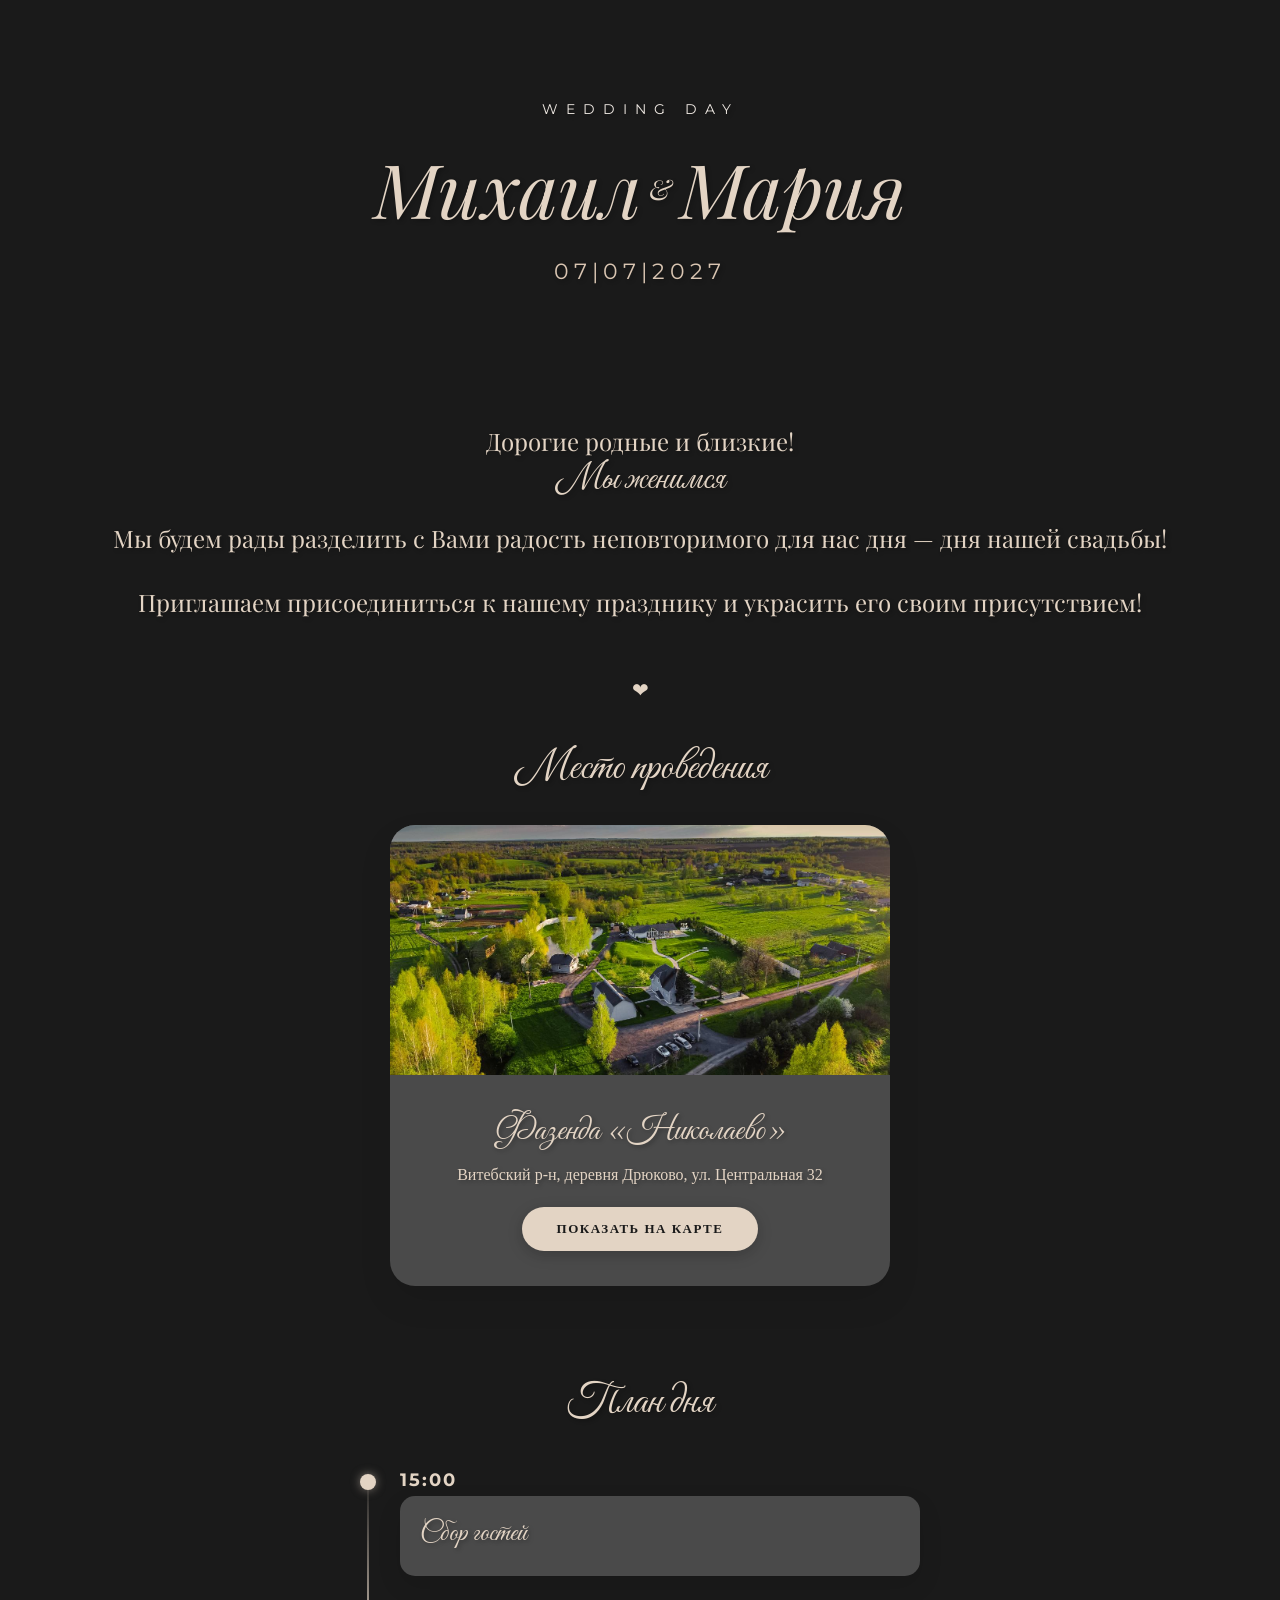
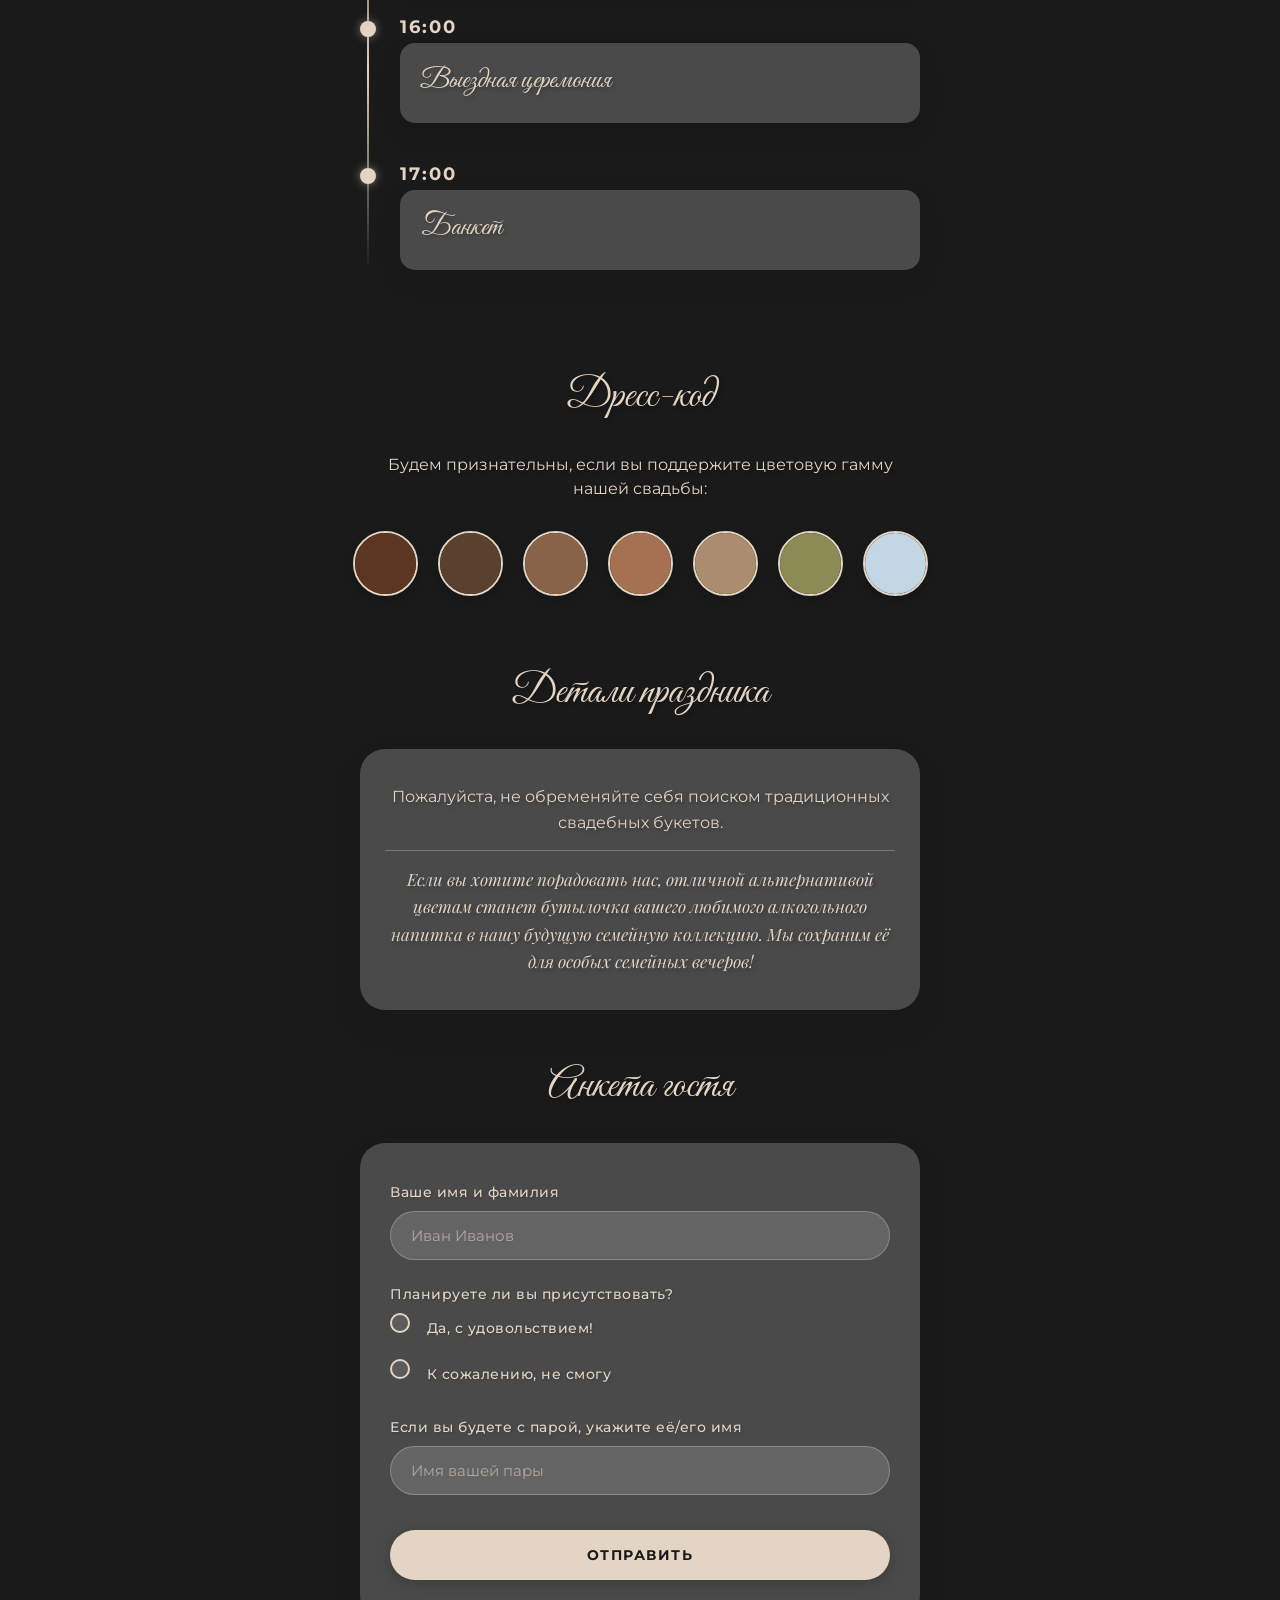
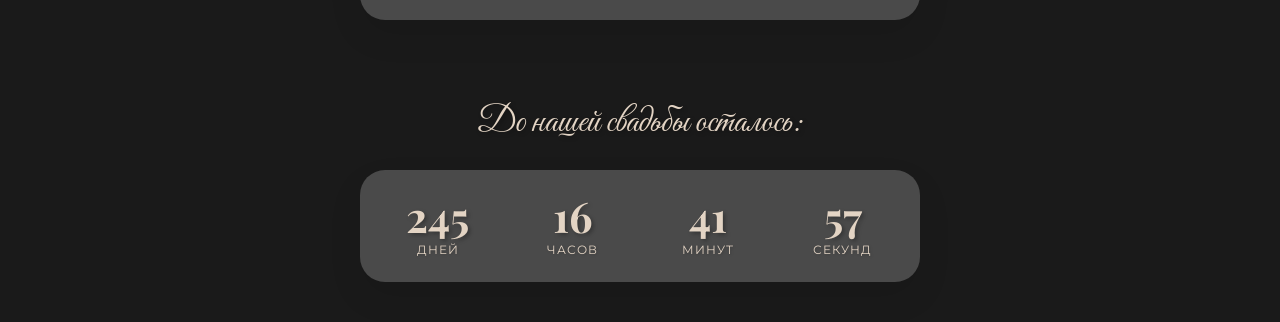
<file: index.html>
<!DOCTYPE html>
<html lang="ru">

<head>
    <meta charset="UTF-8">
    <meta name="viewport" content="width=device-width, initial-scale=1.0">
    <title>🕊️ Wedding day</title>
    <!-- Красивый заголовок ссылки в мессенджере -->
    <meta property="og:title" content="Михаил & Мария — Приглашение на свадьбу 07.07.2027">
    <!-- Маленькое описание под заголовком -->
    <meta property="og:description"
        content="Дорогие родные и близкие! Будем рады видеть вас на нашем празднике. Подробности внутри!">
    <!-- Ссылка на картинку-превью (которую увидят друзья перед кликом) -->
    <meta property="og:image" content="https://github.io">
    <!-- Тип страницы -->
    <meta property="og:type" content="website">
    <link rel="preconnect" href="https://fonts.googleapis.com">
    <link rel="preconnect" href="https://fonts.gstatic.com" crossorigin>
    <link
        href="https://fonts.googleapis.com/css2?family=Great+Vibes&family=Montserrat:ital,wght@0,100..900;1,100..900&family=Playfair+Display:ital,wght@0,400..900;1,400..900&display=swap"
        rel="stylesheet">
    <link rel="stylesheet" href="reset.css">
    <link rel="stylesheet" href="style.css">
</head>

<body>
    <div class="video-background">
        <video playsinline autoplay muted loop id="myVideo">
            <source src="video/video1.mp4" type="video/mp4">
        </video>
    </div>

    <header>
        <div class="wedding-card">
            <p class="subtitle">Wedding Day</p>
            <h1>
                <span>Михаил</span>
                <span class="divider">&</span>
                <span>Мария</span>
            </h1>
            <p class="date">07|07|2027</p>
        </div>
    </header>


    <div class="invitation">
        <p>Дорогие родные и близкие!</p>
        <p class="highlight">Мы женимся</p>
        <p>
            Мы будем рады разделить с&nbsp;Вами радость неповторимого для&nbsp;нас дня&nbsp;— дня&nbsp;нашей свадьбы!
            <br><br> <!-- Оставляем один логический разрыв -->
            Приглашаем присоединиться к&nbsp;нашему празднику и&nbsp;украсить его своим присутствием!
        </p>
    </div>

    <div class="heart-separator">
        <span class="heart">&#10084;&#65038;</span>
    </div>

    <section class="venue reveal">
        <h2>Место проведения</h2>

        <div class="venue-content">
            <img src="img/Fazenda.jpg" alt="Ресторан" class="venue-image">

            <div class="venue-info">
                <h3>Фазенда «Николаево»</h3>
                <p class="address">Витебский р-н, деревня Дрюково, ул. Центральная 32</p>

                <!-- Ссылка на карту -->
                <a href="https://maps.app.goo.gl/epTDJRxE2tfqiDem6" target="_blank" class="map-button">
                    Показать на карте
                </a>
            </div>
        </div>
    </section>

    <section class="timeline reveal">
        <h2>План дня</h2>
        <div class="timeline-container">

            <div class="timeline-item">
                <div class="timeline-dot"></div>
                <div class="timeline-time">15:00</div>
                <div class="timeline-content">
                    <h3>Сбор гостей</h3>
                </div>
            </div>

            <div class="timeline-item">
                <div class="timeline-dot"></div>
                <div class="timeline-time">16:00</div>
                <div class="timeline-content">
                    <h3>Выездная церемония</h3>
                </div>
            </div>

            <div class="timeline-item">
                <div class="timeline-dot"></div>
                <div class="timeline-time">17:00</div>
                <div class="timeline-content">
                    <h3>Банкет</h3>
                </div>
            </div>

        </div>
    </section>

    <section class="dress-code reveal">
        <h2>Дресс-код</h2>
        <p>Будем признательны, если вы поддержите цветовую гамму нашей свадьбы:</p>

        <div class="color-slider">
            <!-- Генерируем N кружков -->
            <div class="color-item"><img src="img/Color1.jpg" alt="Цвет 2"></div>
            <div class="color-item"><img src="img/Color2.jpg" alt="Цвет 2"></div>
            <div class="color-item"><img src="img/Color3.jpg" alt="Цвет 3"></div>
            <div class="color-item"><img src="img/Color4.jpg" alt="Цвет 4"></div>
            <div class="color-item"><img src="img/Color5.jpg" alt="Цвет 5"></div>
            <div class="color-item"><img src="img/Color6.jpg" alt="Цвет 6"></div>
            <div class="color-item"><img src="img/Color7.jpg" alt="Цвет 7"></div>
        </div>
    </section>

    <section class="details reveal">
        <h2>Детали праздника</h2>

        <div class="details-content">
            <p class="details-text">
                Пожалуйста, не обременяйте себя поиском традиционных свадебных букетов.
            </p>
            <p class="details-text highlight-detail">
                Если вы хотите порадовать нас, отличной альтернативой цветам станет бутылочка вашего любимого
                алкогольного
                напитка в нашу будущую семейную коллекцию. Мы сохраним её для особых семейных вечеров!
            </p>
        </div>
    </section>

    <section class="rsvp reveal">
        <h2>Анкета гостя</h2>

        <div class="rsvp-container">
            <!-- Сама форма (Замените YOUR_FORM_ID на ваш ID из Formspree) -->
        <form class="rsvp-form" id="weddingForm">

                <div class="form-group">
                    <label for="guest-name">Ваше имя и фамилия</label>
                    <input type="text" id="guest-name" name="Имя_Фамилия" placeholder="Иван Иванов" required>
                </div>

                <div class="form-group">
                    <label>Планируете ли вы присутствовать?</label>
                    <div class="radio-group">
                        <label class="radio-label">
                            <input type="radio" name="Присутствие" value="Да, с удовольствием!" required>
                            <span class="custom-radio"></span>
                            Да, с удовольствием!
                        </label>
                        <label class="radio-label">
                            <input type="radio" name="Присутствие" value="К сожалению, не смогу" required>
                            <span class="custom-radio"></span>
                            К сожалению, не смогу
                        </label>
                    </div>
                </div>

                <div class="form-group">
                    <label for="couple-name">Если вы будете с парой, укажите её/его имя</label>
                    <input type="text" id="couple-name" name="Имя_пары" placeholder="Имя вашей пары">
                </div>

                <button type="submit" class="submit-button" id="submitBtn">Отправить</button>
            </form>

            <!-- Новый скрытый блок благодарности в общем стиле сайта -->
            <div class="rsvp-success" id="successMessage">
                <p class="success-title">Спасибо за ваш ответ!</p>
                <p class="success-text" id="successCustomText">Мы очень рады и с нетерпением ждем встречи с вами!</p>
            </div>
        </div>
    </section>

    <section class="countdown-section reveal">
        <h2>До нашей свадьбы осталось:</h2>
        <div class="countdown-container">
            <div class="countdown-item">
                <span class="countdown-number" id="days">00</span>
                <span class="countdown-label">дней</span>
            </div>
            <div class="countdown-item">
                <span class="countdown-number" id="hours">00</span>
                <span class="countdown-label">часов</span>
            </div>
            <div class="countdown-item">
                <span class="countdown-number" id="minutes">00</span>
                <span class="countdown-label">минут</span>
            </div>
            <div class="countdown-item">
                <span class="countdown-number" id="seconds">00</span>
                <span class="countdown-label">секунд</span>
            </div>
        </div>
    </section>

    <script src="script.js"></script>
</body>

</html>
</file>
<file: style.css>
/* ==========================================================================
   1. ОБЩИЕ СТИЛИ И ЗАДНИЙ ФОН (ФИКС СЛОЕВ И СКРЫТИЕ СКРОЛЛБАРА)
   ========================================================================== */
* {
    box-sizing: border-box;
    margin: 0;
    padding: 0;
}

html,
body {
    margin: 0;
    padding: 0;
    width: 100%;
    overflow-x: hidden; /* Полностью блокирует боковой горизонтальный скролл */
    
    /* ИСПРАВЛЕНО: Полное скрытие полосы прокрутки справа с сохранением возможности листать сайт */
    scrollbar-width: none; /* Скрывает скроллбар в Firefox */
    -ms-overflow-style: none; /* Скрывает скроллбар в Internet Explorer и Edge */
    
    -webkit-transform: translate3d(0, 0, 0);
    transform: translate3d(0, 0, 0);
}

/* Скрывает скроллбар в Chrome, Safari и Opera */
html::-webkit-scrollbar,
body::-webkit-scrollbar {
    display: none;
}

.video-background {
    background-color: #1a1a1a;
    position: fixed;
    top: 0;
    left: 0;
    width: 100%;
    height: 100%;
    z-index: -1000;
    overflow: hidden;
    pointer-events: none;
    -webkit-transform: translate3d(0, 0, 0);
    transform: translate3d(0, 0, 0);
    -webkit-backface-visibility: hidden;
    backface-visibility: hidden;
}

#myVideo {
    position: absolute;
    top: 50%;
    left: 50%;
    min-width: 100%;
    min-height: 100%;
    width: auto;
    height: auto;
    object-fit: cover;
    z-index: -1000;
    -webkit-transform: translate(-50%, -50%) translate3d(0, 0, 0);
    transform: translate(-50%, -50%) translate3d(0, 0, 0);
}

/* ==========================================================================
   2. СВАДЕБНАЯ КАРТОЧКА (HEADER) И АНИМАЦИИ
   ========================================================================== */
.wedding-card {
    text-align: center;
    padding: 100px 20px;
    background: transparent;
    width: 100%;
    overflow: hidden;
}

.subtitle,
h1,
.date {
    opacity: 0;
    color: #D9C5B2;
    animation-fill-mode: forwards !important;
    text-shadow: 2px 2px 4px rgba(0, 0, 0, 0.3);
}

.subtitle {
    font-family: 'Montserrat', sans-serif;
    text-transform: uppercase;
    letter-spacing: 8px;
    font-size: 14px;
    color: #ede7e1;
    animation: slideDown 1.5s ease-out 0.2s;
}

h1 {
    font-family: 'Playfair Display', serif;
    /* ИСПРАВЛЕНО: Увеличили минимальный порог до 28px и коэффициент до 7vw. 
       Теперь на iPhone 14 имена станут крупными, заметными и займут всё красивое пространство до краев */
    font-size: clamp(28px, 7vw, 75px); 
    font-weight: 400;
    font-style: italic;
    margin: 20px 0;
    color: #E3D4C4;
    animation: fadeInFocus 2.5s ease-in-out 0.7s;
    
    display: flex;
    justify-content: center;
    align-items: center;
    flex-wrap: nowrap; /* Строгий запрет на перенос строки */
    width: 100%;
    max-width: 100%;
}

/* Заставляем текстовые контейнеры внутри h1 никогда не рваться */
h1 span {
    white-space: nowrap;
    display: inline-block;
}

h1 .divider {
    color: #E3D4C4;
    /* Амперсанд (&) тоже пропорционально подрос для баланса с крупными именами */
    font-size: clamp(20px, 5vw, 28px); 
    font-style: italic;
    margin: 0 8px; 
    flex-shrink: 0;
}

.date {
    font-family: 'Montserrat', sans-serif;
    font-size: 22px;
    letter-spacing: 5px;
    animation: slideUp 1.5s ease-out 1.5s;
}

@keyframes slideDown {
    0% { opacity: 0; transform: translateY(-40px); }
    100% { opacity: 1; transform: translateY(0); }
}

@keyframes slideUp {
    0% { opacity: 0; transform: translateY(40px); }
    100% { opacity: 1; transform: translateY(0); }
}

@keyframes fadeInFocus {
    0% { opacity: 0; filter: blur(15px); transform: scale(0.9); color: #B2A290; }
    100% { opacity: 1; filter: blur(0); transform: scale(1); color: #E3D4C4; }
}

/* ==========================================================================
   3. ПРИГЛАШЕНИЕ И РАЗДЕЛИТЕЛИ
   ========================================================================== */
.invitation {
    font-family: 'Playfair Display', serif;
    text-shadow: 2px 2px 4px rgba(0, 0, 0, 0.3);
    padding: 20px 0;
    color: #E3D4C4;
    text-align: center;
    font-size: 24px;
    opacity: 0;
    margin: 20px auto;
    max-width: 90%;
    transform: translateY(30px);
    transition: all 1.2s ease-out;
}

.invitation.show {
    opacity: 1;
    transform: translateY(0);
}

.highlight {
    font-family: "Great Vibes", cursive;
    font-size: 36px;
    margin-bottom: 20px;
}

.heart-separator {
    display: flex;
    align-items: center;
    justify-content: center;
    margin: 40px auto;
    max-width: 300px;
    opacity: 0;
    transform: translateY(30px);
    transition: all 1.2s ease-out;
}

.heart-separator.active {
    opacity: 1;
    transform: translateY(0);
}

.heart-separator .heart {
    padding: 0 15px;
    color: #E3D4C4;
    font-size: 20px;
    font-family: serif;
    display: inline-block;
}

.reveal {
    opacity: 0;
    -webkit-transform: translate3d(0, 50px, 0);
    transform: translate3d(0, 50px, 0);
    transition: all 1.2s ease-out;
    -webkit-backface-visibility: hidden;
    backface-visibility: hidden;
}

.reveal.active {
    opacity: 1;
    -webkit-transform: translate3d(0, 0, 0);
    transform: translate3d(0, 0, 0);
}

/* ==========================================================================
   4. МЕСТО ПРОВЕДЕНИЯ (VENUE)
   ========================================================================== */
.venue {
    padding: 0px 10px;
    text-align: center;
    margin-bottom: 50px;
    width: 100%;
}

.venue h2 {
    font-family: "Great Vibes", cursive;
    font-size: 42px;
    color: #E3D4C4;
    margin-bottom: 30px;
    text-shadow: 2px 2px 4px rgba(0, 0, 0, 0.3);
}

.venue-content {
    max-width: 500px;
    width: 100%;
    margin: 0 auto;
    background: #ffffff36;
    border-radius: 25px;
    overflow: hidden;
    box-shadow: 0 15px 35px rgba(0, 0, 0, 0.08);
}

.venue-image {
    width: 100%;
    height: 250px;
    object-fit: cover;
    object-position: center;
    display: block;
}

.venue-info {
    padding: 35px 25px;
}

.venue-info h3 {
    font-family: "Great Vibes", cursive;
    font-size: 34px;
    color: #E3D4C4;
    margin: 0 0 10px 0;
    text-shadow: 2px 2px 4px rgba(0, 0, 0, 0.3);
}

.address {
    color: #E3D4C4;
    font-size: 16px;
    line-height: 1.5;
    margin-bottom: 20px;
    text-shadow: 2px 2px 4px rgba(0, 0, 0, 0.3);
}

.map-button {
    display: inline-block;
    padding: 14px 35px;
    background-color: #E3D4C4;
    color: #1a1a1a;
    text-decoration: none;
    border-radius: 50px;
    font-size: 13px;
    font-weight: bold;
    text-transform: uppercase;
    letter-spacing: 1.5px;
    transition: all 0.3s ease;
    box-shadow: 0 4px 15px rgba(0, 0, 0, 0.2);
}

.map-button:hover {
    background-color: #ffffff;
    transform: translateY(-2px);
    box-shadow: 0 6px 20px rgba(227, 212, 196, 0.4);
}

/* ==========================================================================
   5. ПЛАН ДНЯ (TIMELINE)
   ========================================================================== */
.timeline {
    padding: 40px 20px 10px 20px;
    text-align: center;
    max-width: 600px;
    margin: 0 auto 10px auto;
}

.timeline h2 {
    font-family: "Great Vibes", cursive;
    font-size: 42px;
    color: #E3D4C4;
    margin-bottom: 40px;
    text-shadow: 2px 2px 4px rgba(0, 0, 0, 0.3);
}

.timeline-container {
    position: relative;
    padding-left: 40px;
    text-align: left;
}

.timeline-container::before {
    content: '';
    position: absolute;
    left: 7px;
    top: 0;
    bottom: 0;
    width: 2px;
    background: linear-gradient(to bottom, transparent, #E3D4C4, transparent);
}

.timeline-item {
    position: relative;
    margin-bottom: 40px;
}

.timeline-dot {
    position: absolute;
    left: -40px;
    top: 5px;
    width: 16px;
    height: 16px;
    background-color: #E3D4C4;
    border-radius: 50%;
    box-shadow: 0 0 10px rgba(227, 212, 196, 0.5);
    z-index: 2;
}

.timeline-time {
    font-family: 'Montserrat', sans-serif;
    font-size: 18px;
    font-weight: bold;
    color: #E3D4C4;
    margin-bottom: 5px;
    letter-spacing: 2px;
}

.timeline-content {
    background: #ffffff36;
    padding: 20px;
    border-radius: 15px;
    box-shadow: 0 10px 25px rgba(0, 0, 0, 0.1);
}

.timeline-content h3 {
    font-family: "Great Vibes", cursive;
    font-size: 28px;
    color: #E3D4C4;
    margin: 0 0 5px 0;
    text-shadow: 2px 2px 4px rgba(0, 0, 0, 0.3);
}

/* ==========================================================================
   6. ДРЕСС-КОД (DRESS CODE)
   ========================================================================== */
.dress-code {
    padding: 0 20px;
    text-align: center;
    max-width: 600px;
    margin: 50px auto 0 auto;
    width: 100%;
}

.dress-code h2 {
    font-family: "Great Vibes", cursive;
    font-size: 42px;
    color: #E3D4C4;
    margin-bottom: 30px;
    text-shadow: 2px 2px 4px rgba(0, 0, 0, 0.3);
}

.dress-code p {
    font-family: 'Montserrat', sans-serif;
    color: #E3D4C4;
    font-size: 16px;
    line-height: 1.5;
    text-shadow: 2px 2px 4px rgba(0, 0, 0, 0.3);
    margin-bottom: 10px;
}

.color-slider {
    display: flex;
    gap: 15px;
    justify-content: center;
    flex-wrap: wrap;
    padding: 20px 0;
    width: 100%;
}

.color-item {
    flex: 0 0 auto;
    display: flex;
    justify-content: center;
}

.color-item img {
    width: 70px;
    height: 70px;
    border-radius: 50%;
    object-fit: cover;
    border: 2px solid #E3D4C4;
    box-shadow: 0 4px 10px rgba(0, 0, 0, 0.2);
    flex-shrink: 0;
    transition: transform 0.3s ease;
}

.color-item img:hover {
    transform: scale(1.1);
}

@media (max-width: 768px) {
    .color-slider {
        overflow-x: auto;
        scroll-snap-type: x mandatory;
        justify-content: flex-start;
        flex-wrap: nowrap;
        scrollbar-width: none;
        width: 100%;
        padding: 20px 10px;
    }

    .color-slider::-webkit-scrollbar { display: none; }

    .color-item {
        /* ИСПРАВЛЕНО: Фиксированная ширина кружков слайдера на мобильных, 
           чтобы палитра плавно скроллилась внутри и не выдавливала контур сайта */
        flex: 0 0 70px; 
        scroll-snap-align: start;
    }
}

@media (max-width: 480px) {
    .color-item { flex: 0 0 60px; }
    .color-item img { width: 60px; height: 60px; }
}

/* ==========================================================================
   7. ДЕТАЛИ ПРАЗДНИКА (DETAILS)
   ========================================================================== */
.details {
    padding: 0 20px;
    text-align: center;
    max-width: 600px;
    margin: 50px auto 50px auto;
}

.details h2 {
    font-family: "Great Vibes", cursive;
    font-size: 42px;
    color: #E3D4C4;
    margin-bottom: 30px;
    text-shadow: 2px 2px 4px rgba(0, 0, 0, 0.3);
}

.details-content {
    background: #ffffff36;
    padding: 35px 25px;
    border-radius: 25px;
    box-shadow: 0 15px 35px rgba(0, 0, 0, 0.08);
}

.details-text {
    font-family: 'Montserrat', sans-serif;
    color: #E3D4C4;
    font-size: 16px;
    line-height: 1.6;
    text-shadow: 2px 2px 4px rgba(0, 0, 0, 0.3);
    margin-bottom: 15px;
}

.details-text:last-child { margin-bottom: 0; }

.highlight-detail {
    font-family: 'Playfair Display', serif;
    font-style: italic;
    font-size: 17px;
    border-top: 1px solid rgba(227, 212, 196, 0.3);
    padding-top: 15px;
    margin-top: 15px;
}

@media (max-width: 480px) {
    .details-text { font-size: 15px; }
    .highlight-detail { font-size: 16px; }
}

/* ==========================================================================
   8. АНКЕТА ГОСТЯ (RSVP FORM)
   ========================================================================== */
.rsvp {
    padding: 0 20px;
    text-align: center;
    max-width: 600px;
    margin: 50px auto 80px auto;
    width: 100%;
}

.rsvp h2 {
    font-family: "Great Vibes", cursive;
    font-size: 42px;
    color: #E3D4C4;
    margin-bottom: 30px;
    text-shadow: 2px 2px 4px rgba(0, 0, 0, 0.3);
}

.rsvp-form {
    background: #ffffff36;
    padding: 40px 30px;
    border-radius: 25px;
    box-shadow: 0 15px 35px rgba(0, 0, 0, 0.08);
    text-align: left;
}

.form-group { margin-bottom: 25px; }
.form-group:nth-last-child(2) { margin-bottom: 35px; }

.form-group label {
    display: block;
    font-family: 'Montserrat', sans-serif;
    color: #E3D4C4;
    font-size: 14px;
    font-weight: 500;
    margin-bottom: 10px;
    text-shadow: 1px 1px 3px rgba(0, 0, 0, 0.2);
    letter-spacing: 0.5px;
}

.rsvp-form input[type="text"] {
    width: 100%;
    padding: 14px 20px;
    background: rgba(255, 255, 255, 0.15);
    border: 1px solid rgba(227, 212, 196, 0.3);
    border-radius: 50px;
    font-family: 'Montserrat', sans-serif;
    font-size: 15px;
    color: #ffffff;
    outline: none;
    box-sizing: border-box;
    transition: all 0.3s ease;
}

.rsvp-form input[type="text"]:focus {
    background: rgba(255, 255, 255, 0.25);
    border-color: #E3D4C4;
    box-shadow: 0 0 10px rgba(227, 212, 196, 0.2);
}

.rsvp-form input::placeholder { color: rgba(227, 212, 196, 0.6); }

.radio-group { display: flex; flex-direction: column; gap: 12px; margin-top: 5px; }

.radio-label {
    font-family: 'Montserrat', sans-serif;
    font-size: 15px;
    color: #E3D4C4;
    cursor: pointer;
    display: flex;
    align-items: center;
    position: relative;
    user-select: none;
    text-shadow: 1px 1px 3px rgba(0, 0, 0, 0.2);
}

.radio-label input { position: absolute; opacity: 0; cursor: pointer; }

.custom-radio {
    width: 20px;
    height: 20px;
    border: 2px solid #E3D4C4;
    border-radius: 50%;
    margin-right: 12px;
    display: inline-block;
    position: relative;
    background: rgba(255, 255, 255, 0.1);
    box-sizing: border-box;
    transition: all 0.2s ease;
}

.custom-radio::after {
    content: ''; position: absolute; display: none; top: 50%; left: 50%;
    width: 10px; height: 10px; border-radius: 50%; background: #E3D4C4; transform: translate(-50%, -50%);
}

.radio-label input:checked~.custom-radio::after { display: block; }
.radio-label input:checked~.custom-radio {
    background: rgba(255, 255, 255, 0.25); box-shadow: 0 0 8px rgba(227, 212, 196, 0.4);
}

.submit-button {
    display: block; width: 100%; padding: 16px 20px; background-color: #E3D4C4; color: #1a1a1a;
    border: none; border-radius: 50px; font-family: 'Montserrat', sans-serif; font-size: 14px;
    font-weight: bold; text-transform: uppercase; letter-spacing: 1.5px; cursor: pointer;
    transition: all 0.3s ease; box-shadow: 0 4px 15px rgba(0, 0, 0, 0.2); box-sizing: border-box;
}

.submit-button:hover { background-color: #ffffff; transform: translateY(-2px); box-shadow: 0 6px 20px rgba(227, 212, 196, 0.4); }

@media (max-width: 480px) { .rsvp-form { padding: 30px 20px; } }

.rsvp-container { position: relative; max-width: 600px; margin: 0 auto; }

.rsvp-success {
    display: none; background: #ffffff36; padding: 50px 30px; border-radius: 25px;
    box-shadow: 0 15px 35px rgba(0, 0, 0, 0.08); text-align: center; opacity: 0;
    transform: scale(0.95); transition: all 0.6s ease-out;
}

.rsvp-success.visible { display: block; opacity: 1; transform: scale(1); }
.success-title { font-family: "Great Vibes", cursive; font-size: 38px; color: #E3D4C4; margin-bottom: 15px; text-shadow: 2px 2px 4px rgba(0, 0, 0, 0.3); }
.success-text { font-family: 'Montserrat', sans-serif; color: #E3D4C4; font-size: 16px; line-height: 1.6; text-shadow: 1px 1px 3px rgba(0, 0, 0, 0.2); }
.rsvp-form.fade-out { opacity: 0; transform: scale(0.95); transition: all 0.4s ease-out; }

/* ==========================================================================
   10. СЧЕТЧИК ОБРАТНОГО ОТСЧЕТА (COUNTDOWN)
   ========================================================================== */
.countdown-section {
    padding: 0 20px 40px 20px;
    text-align: center;
    max-width: 600px;
    margin: 50px auto 0 auto;
    width: 100%;
}

.countdown-section h2 {
    font-family: "Great Vibes", cursive;
    font-size: 36px;
    color: #E3D4C4;
    margin-bottom: 25px;
    text-shadow: 2px 2px 4px rgba(0, 0, 0, 0.3);
}

.countdown-container {
    display: flex;
    justify-content: space-around;
    gap: 10px;
    background: #ffffff36;
    padding: 25px 15px;
    border-radius: 25px;
    box-shadow: 0 15px 35px rgba(0, 0, 0, 0.08);
    width: 100%;
}

.countdown-item { display: flex; flex-direction: column; align-items: center; flex: 1; }

.countdown-number {
    font-family: 'Playfair Display', serif; font-size: clamp(24px, 5vw, 42px);
    font-weight: bold; color: #E3D4C4; text-shadow: 2px 2px 4px rgba(0, 0, 0, 0.3); line-height: 1; margin-bottom: 5px;
}

.countdown-label { font-family: 'Montserrat', sans-serif; font-size: 12px; text-transform: uppercase; letter-spacing: 1px; color: #E3D4C4; text-shadow: 1px 1px 3px rgba(0, 0, 0, 0.2); }

@media (max-width: 400px) {
    .countdown-container { padding: 20px 10px; gap: 5px; }
    .countdown-label { font-size: 10px; letter-spacing: 0.5px; }
}

/* ==========================================================================
   ФИКС ДЛЯ ИДЕАЛЬНОГО ВЫРАВНИВАНИЯ ПАЛИТРЫ НА КОМПЬЮТЕРАХ
   ========================================================================== */
@media (min-width: 769px) {
    .color-slider {
        flex-wrap: nowrap; /* Строго запрещаем кружкам переноситься на вторую строку */
        justify-content: center; /* Центрируем всю линию из 7 кружков ровно по середине */
        gap: 20px; /* Делаем аккуратное расстояние между цветами */
    }

    .color-item img {
        width: 65px; /* Слегка уменьшаем размер на ПК, чтобы все 7 кружков гарантированно влезли в плашку */
        height: 65px;
    }
}
</file>
